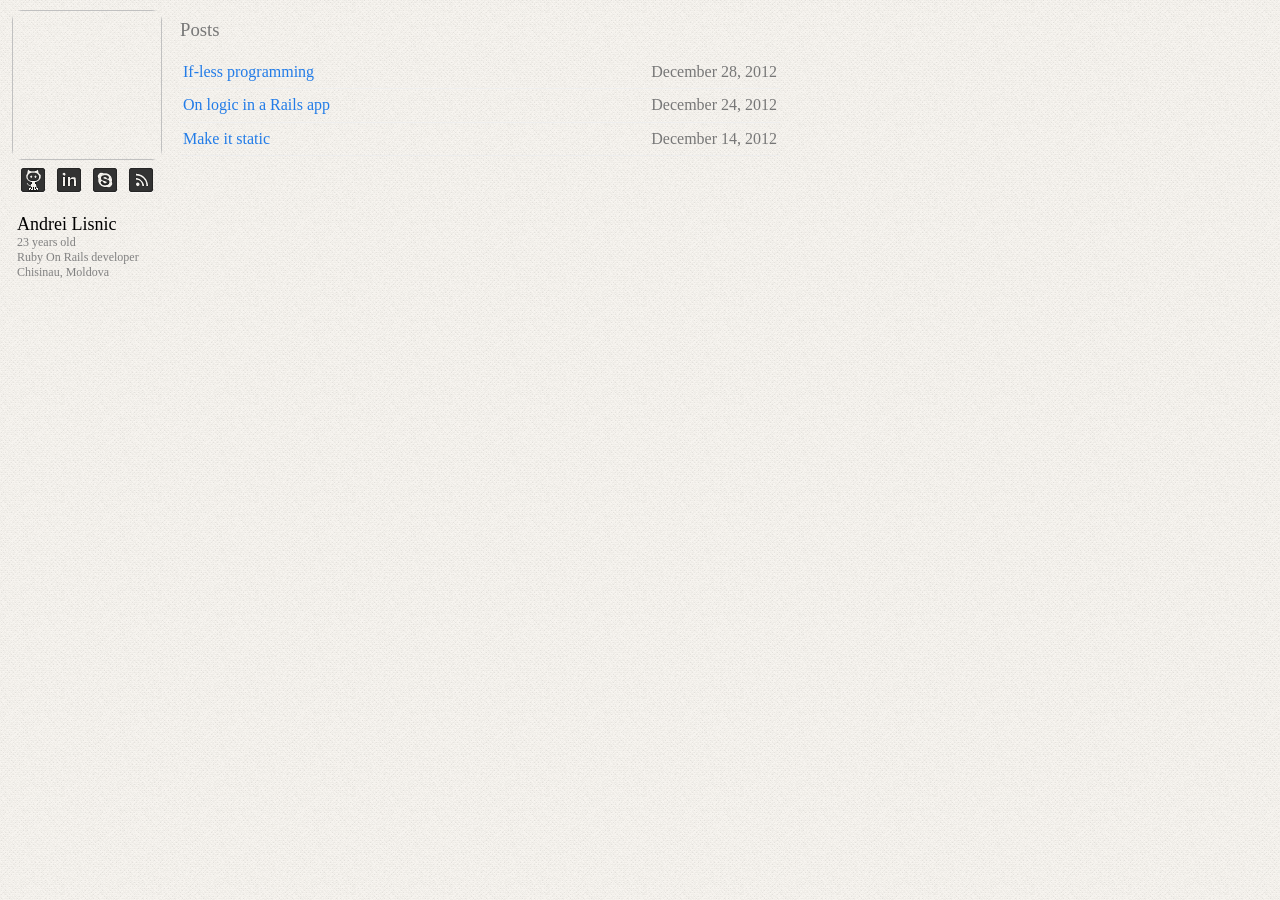
<file: index.html>
<!DOCTYPE html PUBLIC "-//W3C//DTD XHTML 1.0 Strict//EN"
    "http://www.w3.org/TR/xhtml1/DTD/xhtml1-strict.dtd">

<html xmlns="http://www.w3.org/1999/xhtml" xml:lang="en" lang="en-us">
<head>
  <meta http-equiv="content-type" content="text/html; charset=utf-8" />
  <title>Posts</title>
  <meta name="author" content="Andrei Lisnic" />
  <meta name="description" content="a (instanceof) lisnic." />
  <link rel="alternate" type="application/rss+xml" href="/atom.xml" />
  <link rel="apple-touch-icon" href="/img/apple-touch-icon.png" />

<link href='/assets/global-421dd8a45d0303b7ee682bcd43ed30fb.css' rel='stylesheet' type='text/css' />

</head>

<body>
  <section class="sidebar">
    <a href="/">
      <img height="150" width="150" class="avatar" />
    </a>

    <section class="meta">
      <div class="apicos-social-sport">
        <a href="https://github.com/alisnic"><span class="apico apico-github-square" /></a>
        <a href="http://www.linkedin.com/in/alisnic"><span class="apico apico-linkedin-square" /></a>
        <a href="skype:laz.beltsy?chat"><span class="apico apico-skype-square" /></a>
        <a href="/atom.xml"><span class="apico apico-rss-square" /></a>
      </div>
    </section>
    <br>
    <section class="meta">
      <a class="name" href="mailto:andrei.lisnic@gmail.com">Andrei Lisnic</a>
      <div class="info">
        <p>23 years old</p>
        <p>Ruby On Rails developer</p>
        <p>Chisinau, Moldova</p>
      </div>
    </section>

    <section class="sections">
      <ul>
      </ul>
    </section>
  </section>

  <section class="content">
  <h3>Posts</h3>
  <ul class="listing">
    
    <li>
      <span>December 28, 2012</span> <a href="/posts/ifless">If-less programming</a>
    </li>
    
    <li>
      <span>December 24, 2012</span> <a href="/posts/rails-logic">On logic in a Rails app</a>
    </li>
    
    <li>
      <span>December 14, 2012</span> <a href="/posts/static">Make it static</a>
    </li>
    
  </ul>
</section>


  <script src='/assets/global-036696bfdf697b0cb3933c81dc97ed78.js' type='text/javascript'></script>


  <script type="text/javascript">
    var _gaq = _gaq || [];
    _gaq.push(['_setAccount', 'UA-37064536-1']);
    _gaq.push(['_trackPageview']);

    (function() {
      var ga = document.createElement('script'); ga.type = 'text/javascript'; ga.async = true;
      ga.src = ('https:' == document.location.protocol ? 'https://ssl' : 'http://www') + '.google-analytics.com/ga.js';
      var s = document.getElementsByTagName('script')[0]; s.parentNode.insertBefore(ga, s);
    })();
  </script>

</body>
</html>
</file>
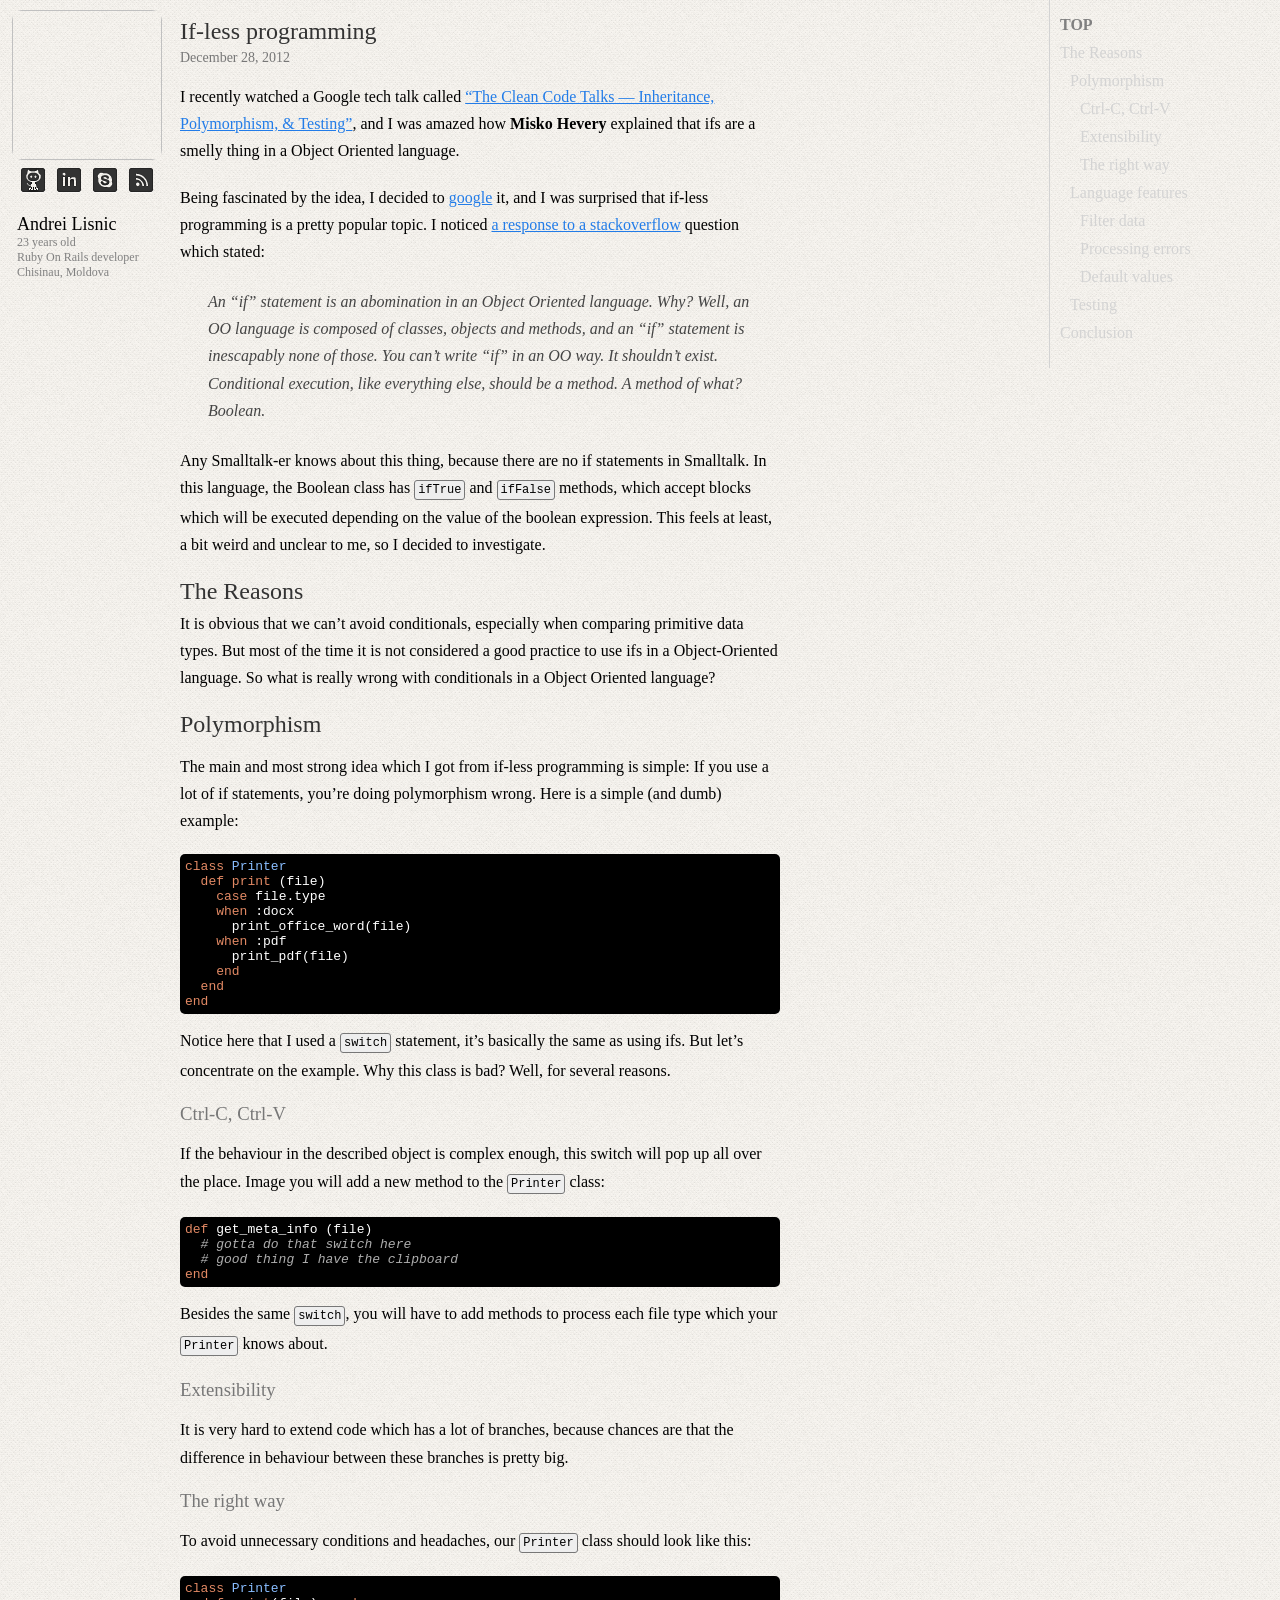
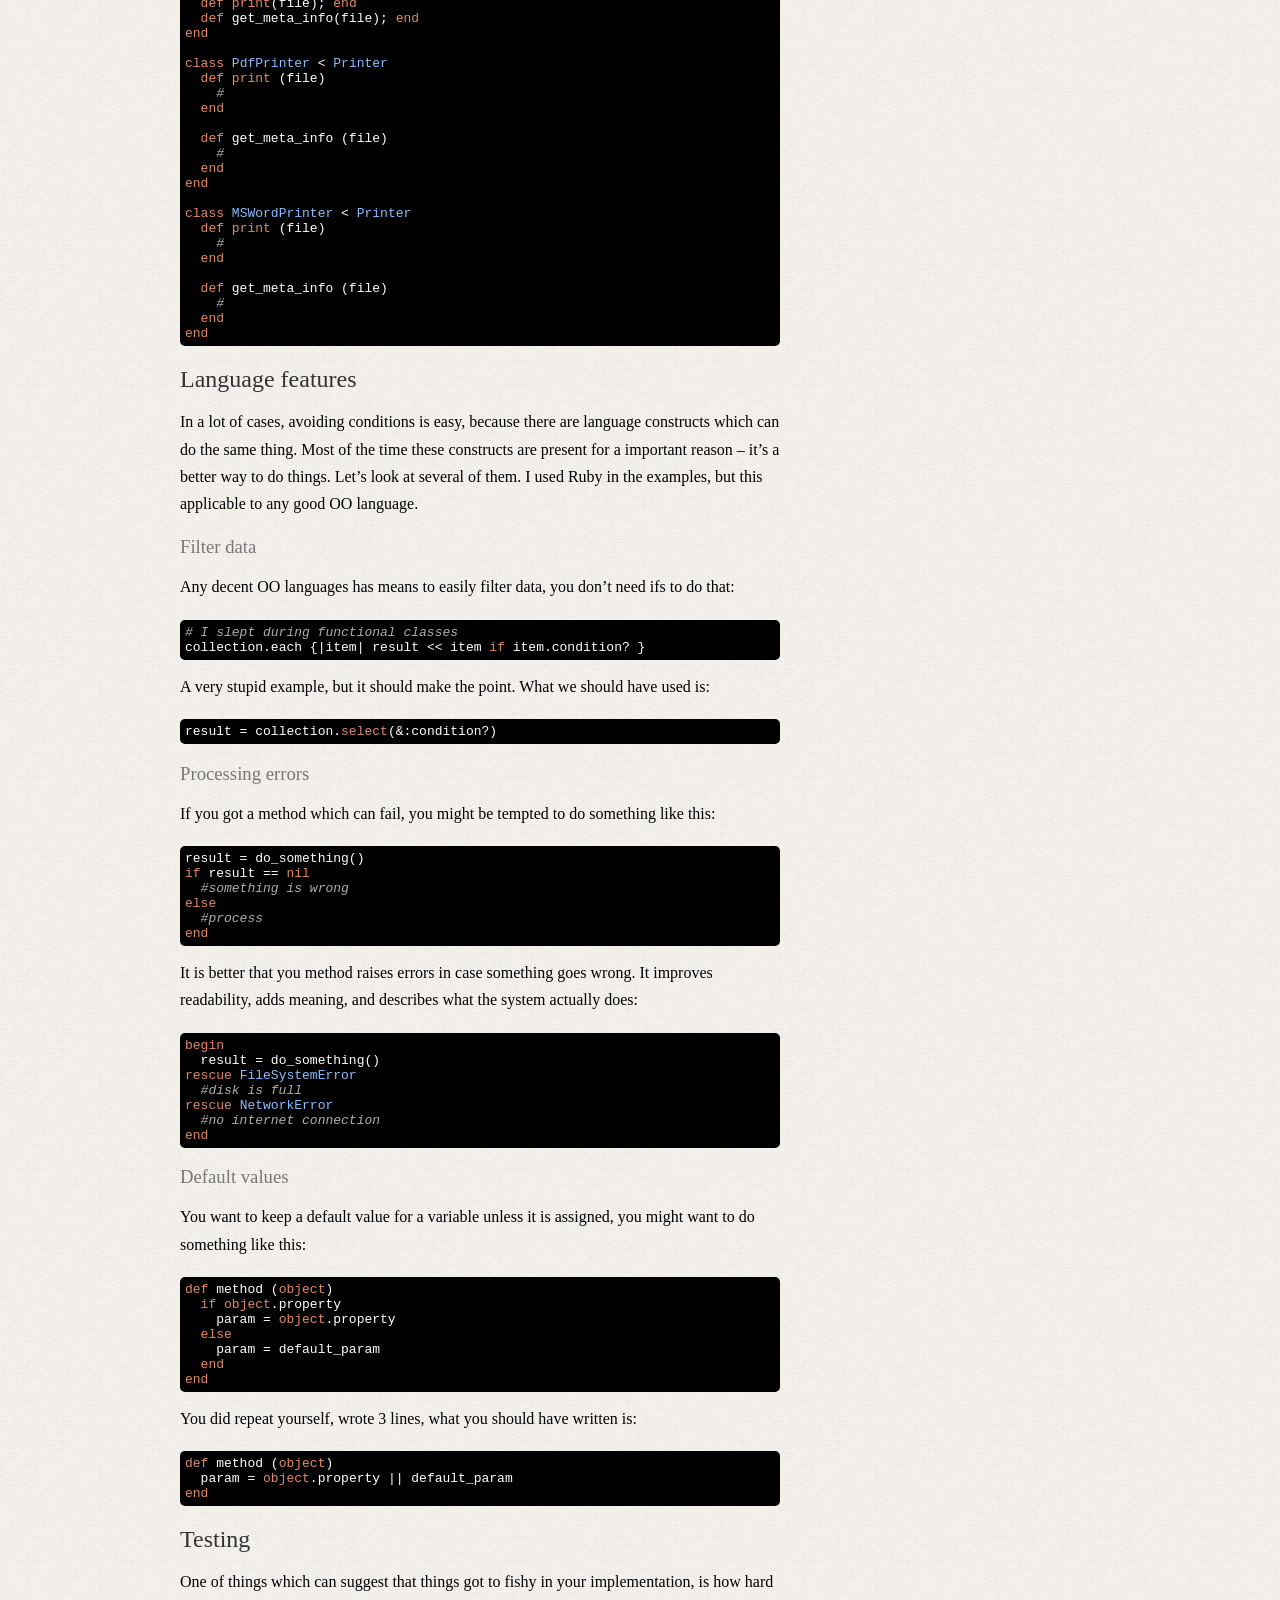
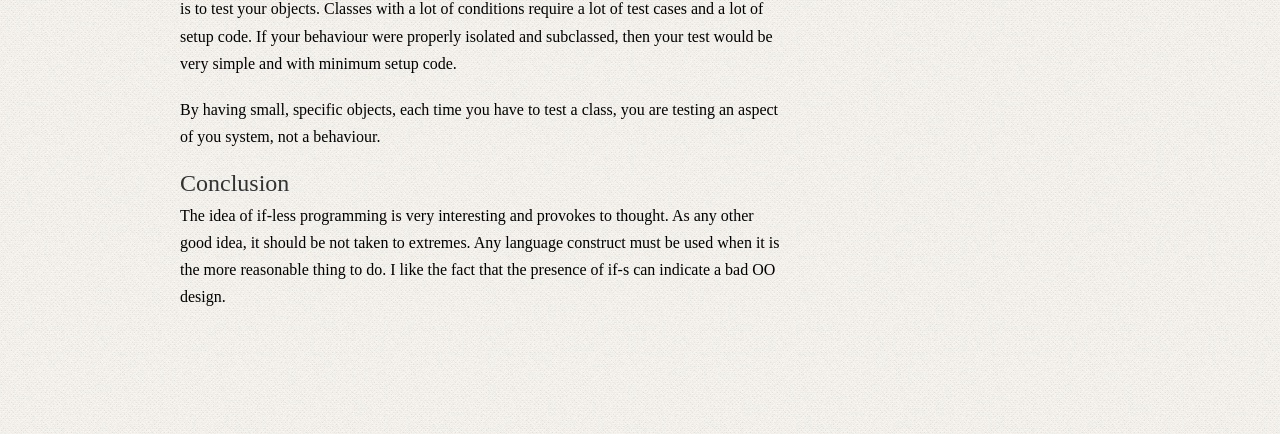
<file: posts/ifless/index.html>
<!DOCTYPE html PUBLIC "-//W3C//DTD XHTML 1.0 Strict//EN"
    "http://www.w3.org/TR/xhtml1/DTD/xhtml1-strict.dtd">

<html xmlns="http://www.w3.org/1999/xhtml" xml:lang="en" lang="en-us">
<head>
  <meta http-equiv="content-type" content="text/html; charset=utf-8" />
  <title>If-less programming</title>
  <meta name="author" content="Andrei Lisnic" />
  <meta name="description" content="a (instanceof) lisnic." />
  <link rel="alternate" type="application/rss+xml" href="/atom.xml" />
  <link rel="apple-touch-icon" href="/img/apple-touch-icon.png" />

<link href='/assets/global-421dd8a45d0303b7ee682bcd43ed30fb.css' rel='stylesheet' type='text/css' />

</head>

<body>
  <section class="sidebar">
    <a href="/">
      <img height="150" width="150" class="avatar" />
    </a>

    <section class="meta">
      <div class="apicos-social-sport">
        <a href="https://github.com/alisnic"><span class="apico apico-github-square" /></a>
        <a href="http://www.linkedin.com/in/alisnic"><span class="apico apico-linkedin-square" /></a>
        <a href="skype:laz.beltsy?chat"><span class="apico apico-skype-square" /></a>
        <a href="/atom.xml"><span class="apico apico-rss-square" /></a>
      </div>
    </section>
    <br>
    <section class="meta">
      <a class="name" href="mailto:andrei.lisnic@gmail.com">Andrei Lisnic</a>
      <div class="info">
        <p>23 years old</p>
        <p>Ruby On Rails developer</p>
        <p>Chisinau, Moldova</p>
      </div>
    </section>

    <section class="sections">
      <ul>
      </ul>
    </section>
  </section>

  <section class="toc">
</section>

<section class="content">
  <h1 name="TOP" class="postTitle">If-less programming</h1>

  <section class="byline">
    December 28, 2012
  </section>

  <p>I recently watched a Google tech talk called <a href="http://www.youtube.com/watch?v=4F72VULWFvc&amp;feature=channel">&ldquo;The Clean Code Talks &mdash; Inheritance, Polymorphism, &amp; Testing&rdquo;</a>, and I was amazed how <strong>Misko Hevery</strong> explained that ifs are a smelly thing in a Object Oriented language.</p>

<p>Being fascinated by the idea, I decided to <a href="https://www.google.com/search?q=programming+without+ifs">google</a> it, and I was surprised that if-less programming is a pretty popular topic. I noticed <a href="http://stackoverflow.com/questions/1937362/can-you-write-any-algorithm-without-an-if-statement">a response to a stackoverflow</a> question which stated:</p>

<blockquote><p>An “if” statement is an abomination in an Object Oriented language.
Why? Well, an OO language is composed of classes, objects and methods, and an “if” statement is inescapably none of those. You can’t write “if” in an OO way. It shouldn&rsquo;t exist. Conditional execution, like everything else, should be a method. A method of what? Boolean.</p></blockquote>

<p>Any Smalltalk-er knows about this thing, because there are no if statements in Smalltalk. In this language, the Boolean class has <code>ifTrue</code> and <code>ifFalse</code> methods, which accept blocks which will be executed depending on the value of the boolean expression. This feels at least, a bit weird and unclear to me, so I decided to investigate.</p>

<h1>The Reasons</h1>

<p>It is obvious that we can&rsquo;t avoid conditionals, especially when comparing primitive data types. But most of the time it is not considered a good practice to use ifs in a Object-Oriented language. So what is really wrong with conditionals in a Object Oriented language?</p>

<h2>Polymorphism</h2>

<p>The main and most strong idea which I got from if-less programming is simple: If you use a lot of if statements, you&rsquo;re doing polymorphism wrong. Here is a simple (and dumb) example:</p>

<pre><code>class Printer
  def print (file)
    case file.type
    when :docx
      print_office_word(file)
    when :pdf
      print_pdf(file)
    end
  end
end
</code></pre>

<p>Notice here that I used a <code>switch</code> statement, it&rsquo;s basically the same as using ifs. But let&rsquo;s concentrate on the example. Why this class is bad? Well, for several reasons.</p>

<h3>Ctrl-C, Ctrl-V</h3>

<p>If the behaviour in the described object is complex enough, this switch will pop up all over the place. Image you will add a new method to the <code>Printer</code> class:</p>

<pre><code>def get_meta_info (file)
  # gotta do that switch here
  # good thing I have the clipboard
end
</code></pre>

<p>Besides the same <code>switch</code>, you will have to add methods to process each file type which your <code>Printer</code> knows about.</p>

<h3>Extensibility</h3>

<p>It is very hard to extend code which has a lot of branches, because chances are that the difference in behaviour between these branches is pretty big.</p>

<h3>The right way</h3>

<p>To avoid unnecessary conditions and headaches, our <code>Printer</code> class should look like this:</p>

<pre><code>class Printer
  def print(file); end
  def get_meta_info(file); end
end

class PdfPrinter &lt; Printer
  def print (file)
    #
  end

  def get_meta_info (file)
    #
  end
end

class MSWordPrinter &lt; Printer
  def print (file)
    #
  end

  def get_meta_info (file)
    #
  end
end
</code></pre>

<h2>Language features</h2>

<p>In a lot of cases, avoiding conditions is easy, because there are language constructs which can do the same thing. Most of the time these constructs are present for a important reason &ndash; it&rsquo;s a better way to do things. Let&rsquo;s look at several of them. I used Ruby in the examples, but this applicable to any good OO language.</p>

<h3>Filter data</h3>

<p>Any decent OO languages has means to easily filter data, you don&rsquo;t need ifs to do that:</p>

<pre><code># I slept during functional classes
collection.each {|item| result &lt;&lt; item if item.condition? }
</code></pre>

<p>A very stupid example, but it should make the point. What we should have used is:</p>

<pre><code>result = collection.select(&amp;:condition?)
</code></pre>

<h3>Processing errors</h3>

<p>If you got a method which can fail, you might be tempted to do something like this:</p>

<pre><code>result = do_something()
if result == nil
  #something is wrong
else
  #process
end
</code></pre>

<p>It is better that you method raises errors in case something goes wrong. It improves readability, adds meaning, and describes what the system actually does:</p>

<pre><code>begin
  result = do_something()
rescue FileSystemError
  #disk is full
rescue NetworkError
  #no internet connection
end
</code></pre>

<h3>Default values</h3>

<p>You want to keep a default value for a variable unless it is assigned, you might want to do something like this:</p>

<pre><code>def method (object)
  if object.property
    param = object.property
  else
    param = default_param
  end
end
</code></pre>

<p>You did repeat yourself, wrote 3 lines, what you should have written is:</p>

<pre><code>def method (object)
  param = object.property || default_param
end
</code></pre>

<h2>Testing</h2>

<p>One of things which can suggest that things got to fishy in your implementation, is how hard is to test your objects. Classes with a lot of conditions require a lot of test cases and a lot of setup code. If your behaviour were properly isolated and subclassed, then your test would be very simple and with minimum setup code.</p>

<p>By having small, specific objects, each time you have to test a class, you are testing an aspect of you system, not a behaviour.</p>

<h1>Conclusion</h1>

<p>The idea of if-less programming is very interesting and provokes to thought. As any other good idea, it should be not taken to extremes. Any language construct must be used when it is the more reasonable thing to do. I like the fact that the presence of if-s can indicate a bad OO design.</p>


  <section class="meta">
    <!-- AddThis Button BEGIN -->
    <div class="addthis_toolbox addthis_default_style ">
      <a class="addthis_button_facebook_like" fb:like:layout="button_count"></a>
      <a class="addthis_button_tweet"></a>
      <a class="addthis_counter addthis_pill_style"></a>
    </div>
    <!-- AddThis Button END -->

    <div id="disqus_thread"></div>
    <script type="text/javascript">
        /* * * CONFIGURATION VARIABLES: EDIT BEFORE PASTING INTO YOUR WEBPAGE * * */
        var disqus_shortname = 'alisnic-github'; // required: replace example with your forum shortname

        /* * * DON'T EDIT BELOW THIS LINE * * */
        (function() {
            var dsq = document.createElement('script'); dsq.type = 'text/javascript'; dsq.async = true;
            dsq.src = 'http://' + disqus_shortname + '.disqus.com/embed.js';
            (document.getElementsByTagName('head')[0] || document.getElementsByTagName('body')[0]).appendChild(dsq);
        })();
    </script>
  </section>
</section>

<script async type="text/javascript" src="//s7.addthis.com/js/300/addthis_widget.js#pubid=ra-508e563741b6132f"></script>


  <script src='/assets/global-036696bfdf697b0cb3933c81dc97ed78.js' type='text/javascript'></script>


  <script type="text/javascript">
    var _gaq = _gaq || [];
    _gaq.push(['_setAccount', 'UA-37064536-1']);
    _gaq.push(['_trackPageview']);

    (function() {
      var ga = document.createElement('script'); ga.type = 'text/javascript'; ga.async = true;
      ga.src = ('https:' == document.location.protocol ? 'https://ssl' : 'http://www') + '.google-analytics.com/ga.js';
      var s = document.getElementsByTagName('script')[0]; s.parentNode.insertBefore(ga, s);
    })();
  </script>

</body>
</html>
</file>
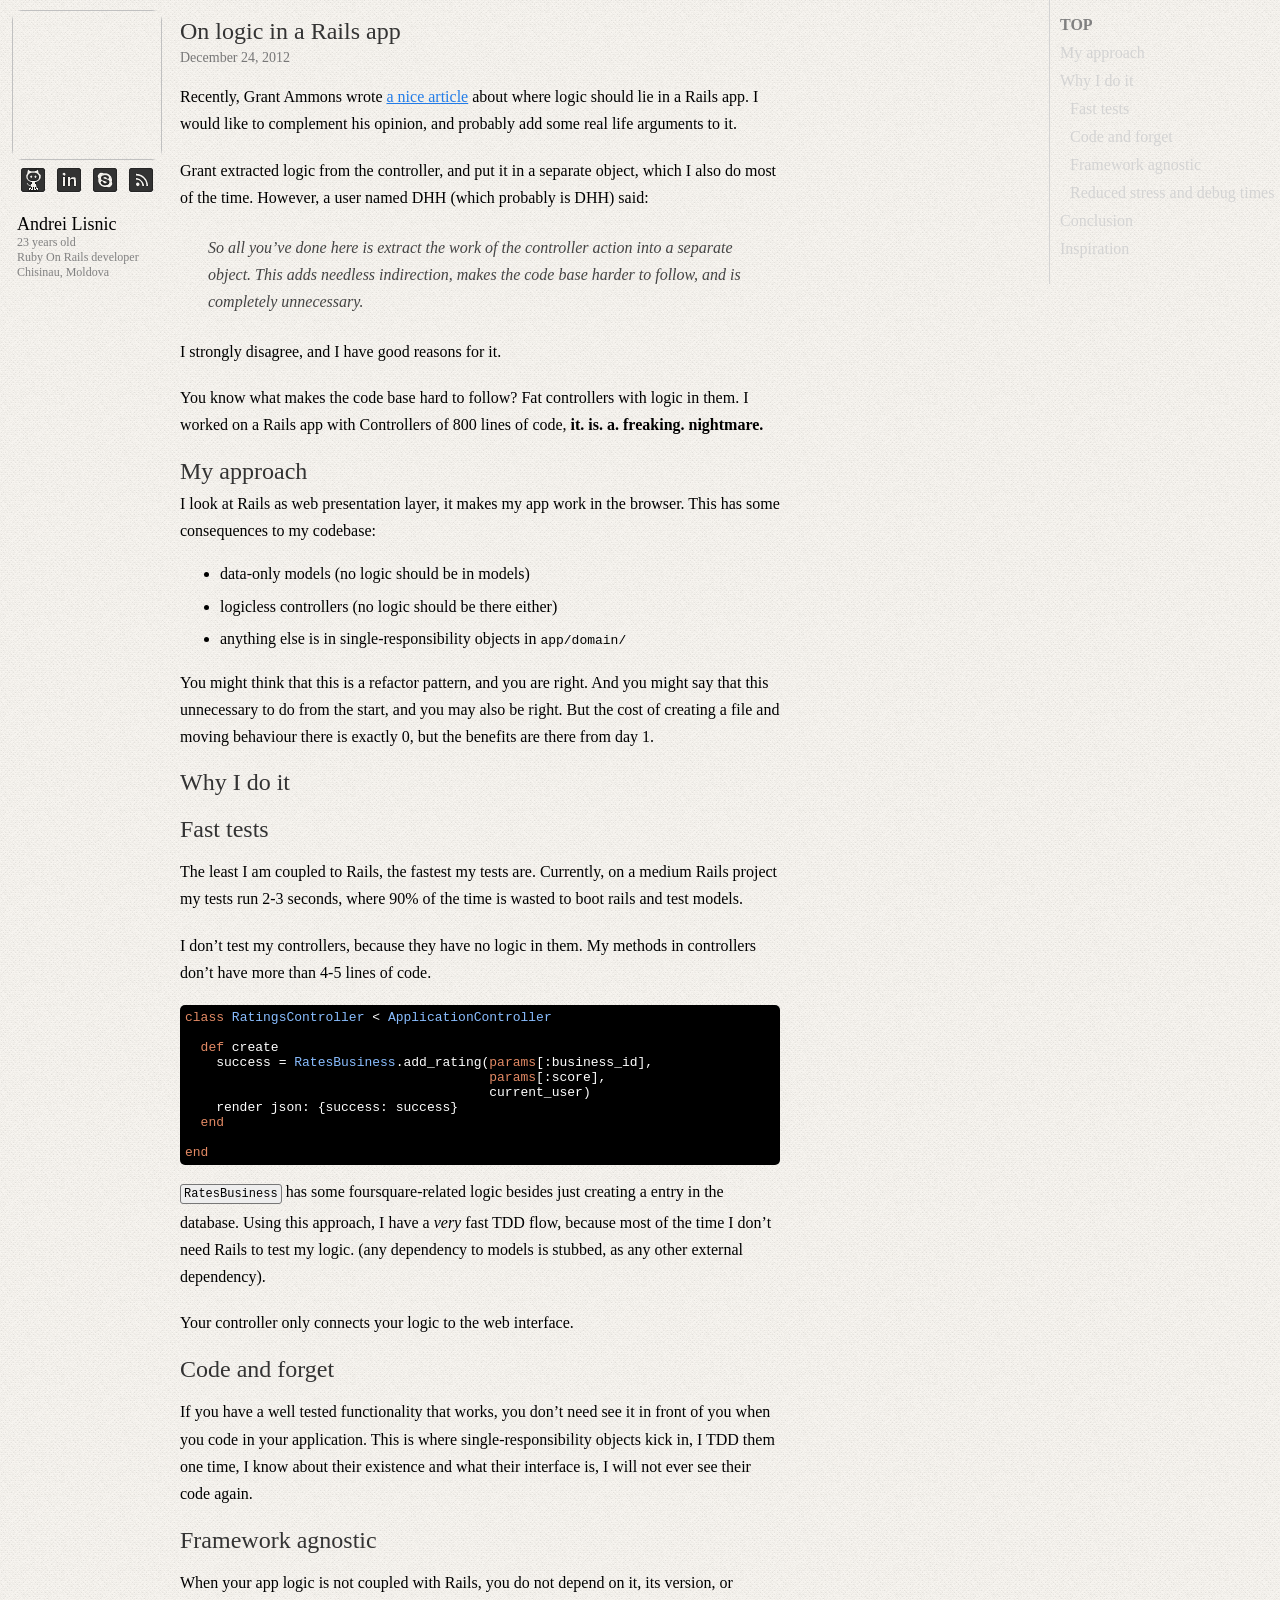
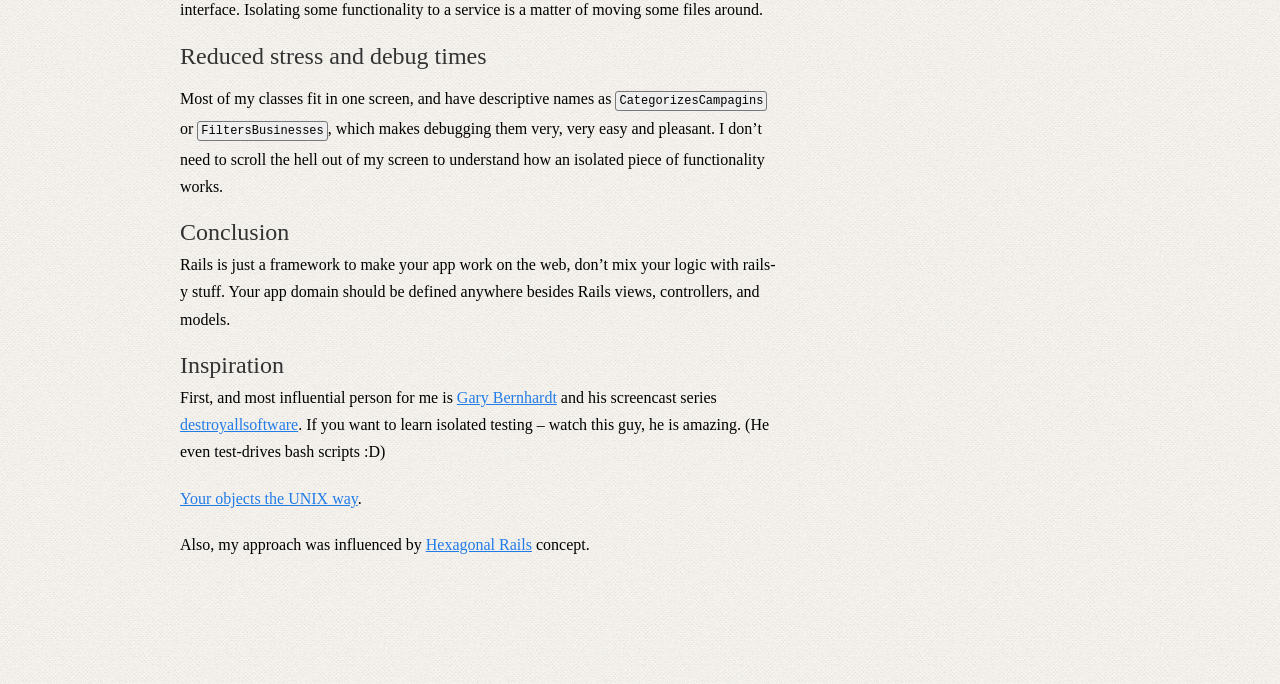
<file: posts/rails-logic/index.html>
<!DOCTYPE html PUBLIC "-//W3C//DTD XHTML 1.0 Strict//EN"
    "http://www.w3.org/TR/xhtml1/DTD/xhtml1-strict.dtd">

<html xmlns="http://www.w3.org/1999/xhtml" xml:lang="en" lang="en-us">
<head>
  <meta http-equiv="content-type" content="text/html; charset=utf-8" />
  <title>On logic in a Rails app</title>
  <meta name="author" content="Andrei Lisnic" />
  <meta name="description" content="a (instanceof) lisnic." />
  <link rel="alternate" type="application/rss+xml" href="/atom.xml" />
  <link rel="apple-touch-icon" href="/img/apple-touch-icon.png" />

<link href='/assets/global-421dd8a45d0303b7ee682bcd43ed30fb.css' rel='stylesheet' type='text/css' />

</head>

<body>
  <section class="sidebar">
    <a href="/">
      <img height="150" width="150" class="avatar" />
    </a>

    <section class="meta">
      <div class="apicos-social-sport">
        <a href="https://github.com/alisnic"><span class="apico apico-github-square" /></a>
        <a href="http://www.linkedin.com/in/alisnic"><span class="apico apico-linkedin-square" /></a>
        <a href="skype:laz.beltsy?chat"><span class="apico apico-skype-square" /></a>
        <a href="/atom.xml"><span class="apico apico-rss-square" /></a>
      </div>
    </section>
    <br>
    <section class="meta">
      <a class="name" href="mailto:andrei.lisnic@gmail.com">Andrei Lisnic</a>
      <div class="info">
        <p>23 years old</p>
        <p>Ruby On Rails developer</p>
        <p>Chisinau, Moldova</p>
      </div>
    </section>

    <section class="sections">
      <ul>
      </ul>
    </section>
  </section>

  <section class="toc">
</section>

<section class="content">
  <h1 name="TOP" class="postTitle">On logic in a Rails app</h1>

  <section class="byline">
    December 24, 2012
  </section>

  <p>Recently, Grant Ammons wrote <a href="http://gammons.github.com/architecture/2012/12/22/where-the-logic-hides/">a nice article</a> about where logic should lie in a Rails app. I would like to complement his opinion, and probably add some real life arguments to it.</p>

<p>Grant extracted logic from the controller, and put it in a separate object, which I also do most of the time. However, a user named DHH (which probably is DHH) said:</p>

<blockquote><p>So all you&rsquo;ve done here is extract the work of the controller action into a separate object. This adds needless indirection, makes the code base harder to follow, and is completely unnecessary.</p></blockquote>

<p>I strongly disagree, and I have good reasons for it.</p>

<p>You know what makes the code base hard to follow? Fat controllers with logic in them. I worked on a Rails app with Controllers of 800 lines of code, <strong>it. is. a. freaking. nightmare.</strong></p>

<h1>My approach</h1>

<p>I look at Rails as web presentation layer, it makes my app work in the browser. This has some consequences to my codebase:</p>

<ul>
<li>data-only models (no logic should be in models)</li>
<li>logicless controllers (no logic should be there either)</li>
<li>anything else is in single-responsibility objects in <code>app/domain/</code></li>
</ul>


<p>You might think that this is a refactor pattern, and you are right. And you might say that this unnecessary to do from the start, and you may also be right. But the cost of creating a file and moving behaviour there is exactly 0, but the benefits are there from day 1.</p>

<h1>Why I do it</h1>

<h2>Fast tests</h2>

<p>The least I am coupled to Rails, the fastest my tests are. Currently, on a medium Rails project my tests run 2-3 seconds, where 90% of the time is wasted to boot rails and test models.</p>

<p>I don&rsquo;t test my controllers, because they have no logic in them. My methods in controllers don&rsquo;t have more than 4-5 lines of code.</p>

<pre><code>class RatingsController &lt; ApplicationController

  def create
    success = RatesBusiness.add_rating(params[:business_id],
                                       params[:score],
                                       current_user)
    render json: {success: success}
  end

end
</code></pre>

<p><code>RatesBusiness</code> has some foursquare-related logic besides just creating a entry in the database. Using this approach, I have a <em>very</em> fast TDD flow, because most of the time I don&rsquo;t need Rails to test my logic. (any dependency to models is stubbed, as any other external dependency).</p>

<p>Your controller only connects your logic to the web interface.</p>

<h2>Code and forget</h2>

<p>If you have a well tested functionality that works, you don&rsquo;t need see it in front of you when you code in your application. This is where single-responsibility objects kick in, I TDD them one time, I know about their existence and what their interface is, I will not ever see their code again.</p>

<h2>Framework agnostic</h2>

<p>When your app logic is not coupled with Rails, you do not depend on it, its version, or interface. Isolating some functionality to a service is a matter of moving some files around.</p>

<h2>Reduced stress and debug times</h2>

<p>Most of my classes fit in one screen, and have descriptive names as <code>CategorizesCampagins</code> or <code>FiltersBusinesses</code>, which makes debugging them very, very easy and pleasant. I don&rsquo;t need to scroll the hell out of my screen to understand how an isolated piece of functionality works.</p>

<h1>Conclusion</h1>

<p>Rails is just a framework to make your app work on the web, don&rsquo;t mix your logic with rails-y stuff. Your app domain should be defined anywhere besides Rails views, controllers, and models.</p>

<h1>Inspiration</h1>

<p>First, and most influential person for me is <a href="https://twitter.com/garybernhardt">Gary Bernhardt</a> and his screencast series <a href="https://www.destroyallsoftware.com/screencasts">destroyallsoftware</a>. If you want to learn isolated testing &ndash; watch this guy, he is amazing. (He even test-drives bash scripts :D)</p>

<p><a href="http://blog.codeclimate.com/blog/2012/11/28/your-objects-the-unix-way/">Your objects the UNIX way</a>.</p>

<p>Also, my approach was influenced by <a href="http://www.youtube.com/watch?v=CGN4RFkhH2M">Hexagonal Rails</a> concept.</p>


  <section class="meta">
    <!-- AddThis Button BEGIN -->
    <div class="addthis_toolbox addthis_default_style ">
      <a class="addthis_button_facebook_like" fb:like:layout="button_count"></a>
      <a class="addthis_button_tweet"></a>
      <a class="addthis_counter addthis_pill_style"></a>
    </div>
    <!-- AddThis Button END -->

    <div id="disqus_thread"></div>
    <script type="text/javascript">
        /* * * CONFIGURATION VARIABLES: EDIT BEFORE PASTING INTO YOUR WEBPAGE * * */
        var disqus_shortname = 'alisnic-github'; // required: replace example with your forum shortname

        /* * * DON'T EDIT BELOW THIS LINE * * */
        (function() {
            var dsq = document.createElement('script'); dsq.type = 'text/javascript'; dsq.async = true;
            dsq.src = 'http://' + disqus_shortname + '.disqus.com/embed.js';
            (document.getElementsByTagName('head')[0] || document.getElementsByTagName('body')[0]).appendChild(dsq);
        })();
    </script>
  </section>
</section>

<script async type="text/javascript" src="//s7.addthis.com/js/300/addthis_widget.js#pubid=ra-508e563741b6132f"></script>


  <script src='/assets/global-036696bfdf697b0cb3933c81dc97ed78.js' type='text/javascript'></script>


  <script type="text/javascript">
    var _gaq = _gaq || [];
    _gaq.push(['_setAccount', 'UA-37064536-1']);
    _gaq.push(['_trackPageview']);

    (function() {
      var ga = document.createElement('script'); ga.type = 'text/javascript'; ga.async = true;
      ga.src = ('https:' == document.location.protocol ? 'https://ssl' : 'http://www') + '.google-analytics.com/ga.js';
      var s = document.getElementsByTagName('script')[0]; s.parentNode.insertBefore(ga, s);
    })();
  </script>

</body>
</html>
</file>
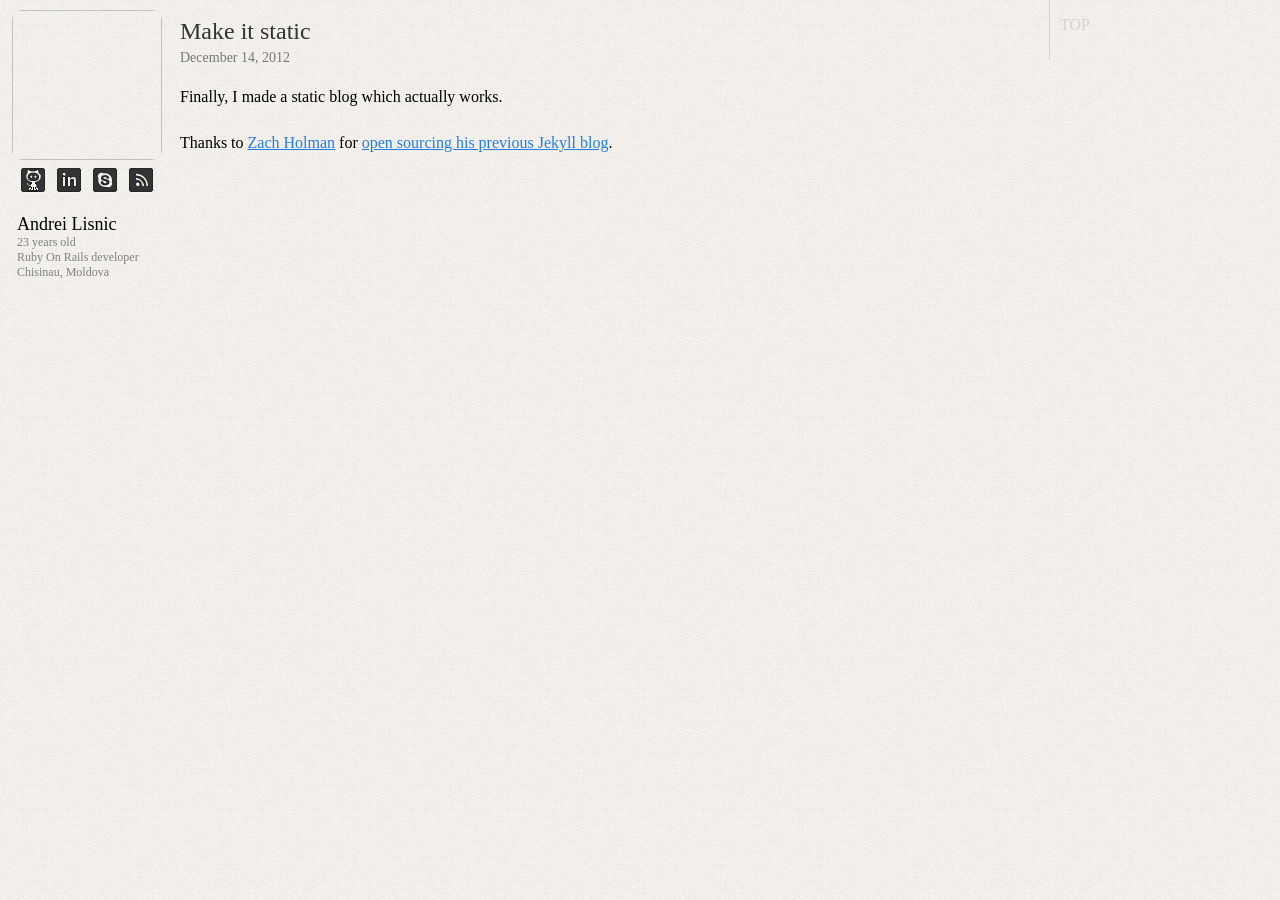
<file: posts/static/index.html>
<!DOCTYPE html PUBLIC "-//W3C//DTD XHTML 1.0 Strict//EN"
    "http://www.w3.org/TR/xhtml1/DTD/xhtml1-strict.dtd">

<html xmlns="http://www.w3.org/1999/xhtml" xml:lang="en" lang="en-us">
<head>
  <meta http-equiv="content-type" content="text/html; charset=utf-8" />
  <title>Make it static</title>
  <meta name="author" content="Andrei Lisnic" />
  <meta name="description" content="a (instanceof) lisnic." />
  <link rel="alternate" type="application/rss+xml" href="/atom.xml" />
  <link rel="apple-touch-icon" href="/img/apple-touch-icon.png" />

<link href='/assets/global-421dd8a45d0303b7ee682bcd43ed30fb.css' rel='stylesheet' type='text/css' />

</head>

<body>
  <section class="sidebar">
    <a href="/">
      <img height="150" width="150" class="avatar" />
    </a>

    <section class="meta">
      <div class="apicos-social-sport">
        <a href="https://github.com/alisnic"><span class="apico apico-github-square" /></a>
        <a href="http://www.linkedin.com/in/alisnic"><span class="apico apico-linkedin-square" /></a>
        <a href="skype:laz.beltsy?chat"><span class="apico apico-skype-square" /></a>
        <a href="/atom.xml"><span class="apico apico-rss-square" /></a>
      </div>
    </section>
    <br>
    <section class="meta">
      <a class="name" href="mailto:andrei.lisnic@gmail.com">Andrei Lisnic</a>
      <div class="info">
        <p>23 years old</p>
        <p>Ruby On Rails developer</p>
        <p>Chisinau, Moldova</p>
      </div>
    </section>

    <section class="sections">
      <ul>
      </ul>
    </section>
  </section>

  <section class="toc">
</section>

<section class="content">
  <h1 name="TOP" class="postTitle">Make it static</h1>

  <section class="byline">
    December 14, 2012
  </section>

  <p>Finally, I made a static blog which actually works.</p>

<p>Thanks to <a href="http://zachholman.com/">Zach Holman</a> for <a href="http://zachholman.com/posts/left/">open sourcing his previous Jekyll blog</a>.</p>


  <section class="meta">
    <!-- AddThis Button BEGIN -->
    <div class="addthis_toolbox addthis_default_style ">
      <a class="addthis_button_facebook_like" fb:like:layout="button_count"></a>
      <a class="addthis_button_tweet"></a>
      <a class="addthis_counter addthis_pill_style"></a>
    </div>
    <!-- AddThis Button END -->

    <div id="disqus_thread"></div>
    <script type="text/javascript">
        /* * * CONFIGURATION VARIABLES: EDIT BEFORE PASTING INTO YOUR WEBPAGE * * */
        var disqus_shortname = 'alisnic-github'; // required: replace example with your forum shortname

        /* * * DON'T EDIT BELOW THIS LINE * * */
        (function() {
            var dsq = document.createElement('script'); dsq.type = 'text/javascript'; dsq.async = true;
            dsq.src = 'http://' + disqus_shortname + '.disqus.com/embed.js';
            (document.getElementsByTagName('head')[0] || document.getElementsByTagName('body')[0]).appendChild(dsq);
        })();
    </script>
  </section>
</section>

<script async type="text/javascript" src="//s7.addthis.com/js/300/addthis_widget.js#pubid=ra-508e563741b6132f"></script>


  <script src='/assets/global-036696bfdf697b0cb3933c81dc97ed78.js' type='text/javascript'></script>


  <script type="text/javascript">
    var _gaq = _gaq || [];
    _gaq.push(['_setAccount', 'UA-37064536-1']);
    _gaq.push(['_trackPageview']);

    (function() {
      var ga = document.createElement('script'); ga.type = 'text/javascript'; ga.async = true;
      ga.src = ('https:' == document.location.protocol ? 'https://ssl' : 'http://www') + '.google-analytics.com/ga.js';
      var s = document.getElementsByTagName('script')[0]; s.parentNode.insertBefore(ga, s);
    })();
  </script>

</body>
</html>
</file>
<file: assets/global-421dd8a45d0303b7ee682bcd43ed30fb.css>
/* Pretty printing styles. Used with prettify.js. */
/* Vim sunburst theme by David Leibovic */

pre .str, code .str { color: #65B042; } /* string  - green */
pre .kwd, code .kwd { color: #E28964; } /* keyword - dark pink */
pre .com, code .com { color: #AEAEAE; font-style: italic; } /* comment - gray */
pre .typ, code .typ { color: #89bdff; } /* type - light blue */
pre .lit, code .lit { color: #3387CC; } /* literal - blue */
pre .pun, code .pun { color: #fff; } /* punctuation - white */
pre .pln, code .pln { color: #fff; } /* plaintext - white */
pre .tag, code .tag { color: #89bdff; } /* html/xml tag    - light blue */
pre .atn, code .atn { color: #bdb76b; } /* html/xml attribute name  - khaki */
pre .atv, code .atv { color: #65B042; } /* html/xml attribute value - green */
pre .dec, code .dec { color: #3387CC; } /* decimal - blue */ 

pre.prettyprint, code.prettyprint{
        background-color: #000; 
        -moz-border-radius: 8px;
        -webkit-border-radius: 8px;
        -o-border-radius: 8px;
        -ms-border-radius: 8px;
        -khtml-border-radius: 8px;
        border-radius: 8px;
}

pre.prettyprint { 
        width: 95%;
        margin: 1em auto;
        padding: 1em; 
}


/* Specify class=linenums on a pre to get line numbering */
ol.linenums { margin-top: 0; margin-bottom: 0; color: #AEAEAE; } /* IE indents via margin-left */
li.L0,li.L1,li.L2,li.L3,li.L5,li.L6,li.L7,li.L8 { list-style-type: none }
/* Alternate shading for lines */
li.L1,li.L3,li.L5,li.L7,li.L9 { }

@media print {
  pre .str, code .str { color: #060; }
  pre .kwd, code .kwd { color: #006; font-weight: bold; }
  pre .com, code .com { color: #600; font-style: italic; }
  pre .typ, code .typ { color: #404; font-weight: bold; }
  pre .lit, code .lit { color: #044; }
  pre .pun, code .pun { color: #440; }
  pre .pln, code .pln { color: #000; }
  pre .tag, code .tag { color: #006; font-weight: bold; }
  pre .atn, code .atn { color: #404; }
  pre .atv, code .atv { color: #060; }
}

/* Pixel ratio of 2. Background-size is 1/2 = 50% (of a 200px image) */
@media only screen and (-moz-min-device-pixel-ratio: 2), only screen and (-webkit-min-device-pixel-ratio: 2), only screen and (min-device-pixel-ratio: 2) {
  .apicos-social-sport span.apico {
    background-image: url("/img/ap_icons_black_2x_social-sport.png");
  }
  .apicos-social-sport-white span.apico {
    background-image: url("/img/ap_icons_white_2x_social-sport.png");
  }
}
ul.apicos-social-sport,
ul.apicos-social-sport-white {
  list-style: none;
  line-height: 32px;
}
ul.apicos-social-sport li,
ul.apicos-social-sport-white li {
  list-style: none;
  line-height: 32px;
}
.apicos-social-sport span.apico {
  background-image: url("/img/ap_icons_black_social-sport.png");
}
.apicos-social-sport-white span.apico {
  background-image: url("/img/ap_icons_white_social-sport.png");
}
.apico {
  display: inline-block;
  width: 32px;
  height: 32px;
  line-height: 32px;
  vertical-align: text-top;
  /*background: no-repeat #bbbbbb;*/
}
/********************************
* social-sport
*
***/
.apico-twitter {
  background-position: 0px -2px;
}
/*0 2px off*/
.apico-facebook {
  background-position: -51px 0px;
}
/*1 0 off*/
.apico-google-plus {
  background-position: -100px 0px;
}
.apico-linkedin {
  background-position: -150px -2px;
}
/*0 2px off*/
.apico-pinterest {
  background-position: -200px 0px;
}
.apico-flickr {
  background-position: -250px 0px;
}
.apico-rss {
  background-position: -300px -2px;
}
.apico-vimeo {
  background-position: -350px 0px;
}
.apico-bebo {
  background-position: -400px 0px;
}
.apico-github {
  background-position: -450px 0px;
}
.apico-picasa {
  background-position: -500px 0px;
}
.apico-skype {
  background-position: -550px 0px;
}
.apico-twitter-square {
  background-position: 0px -50px;
}
.apico-facebook-square {
  background-position: -50px -50px;
}
.apico-google-plus-square {
  background-position: -100px -50px;
}
.apico-linkedin-square {
  background-position: -150px -50px;
}
.apico-pinterest-square {
  background-position: -200px -50px;
}
.apico-flickr-square {
  background-position: -250px -50px;
}
.apico-rss-square {
  background-position: -300px -50px;
}
.apico-vimeo-square {
  background-position: -350px -50px;
}
.apico-bebo-square {
  background-position: -400px -50px;
}
.apico-github-square {
  background-position: -450px -50px;
}
.apico-picasa-square {
  background-position: -500px -50px;
}
.apico-skype-square {
  background-position: -550px -50px;
}
.apico-twitter-circle {
  background-position: 0px -100px;
}
.apico-facebook-circle {
  background-position: -50px -100px;
}
.apico-google-plus-circle {
  background-position: -100px -100px;
}
.apico-linkedin-circle {
  background-position: -150px -100px;
}
.apico-pinterest-circle {
  background-position: -200px -100px;
}
.apico-flickr-circle {
  background-position: -250px -100px;
}
.apico-rss-circle {
  background-position: -300px -100px;
}
.apico-vimeo-circle {
  background-position: -350px -100px;
}
.apico-bebo-circle {
  background-position: -400px -100px;
}
.apico-github-circle {
  background-position: -450px -100px;
}
.apico-picasa-circle {
  background-position: -500px -100px;
}
.apico-skype-circle {
  background-position: -550px -100px;
}
.apico-youtube {
  background-position: 0px -150px;
}
.apico-dribbble {
  background-position: -50px -150px;
}
.apico-zerply {
  background-position: -100px -150px;
}
.apico-wikipedia {
  background-position: -150px -150px;
}
.apico-stumbleupon {
  background-position: -200px -150px;
}
.apico-grooveshark {
  background-position: -250px -150px;
}
.apico-digg {
  background-position: -299px -153px;
}
/*1 3px off*/.apico-behance {
  background-position: -350px -153px;
}
/*0 2px off*/
.apico-technoratie {
  background-position: -400px -150px;
}
.apico-blogger {
  background-position: -450px -150px;
}
.apico-tumblr {
  background-position: -500px -150px;
}
.apico-dropbox {
  background-position: -550px -150px;
}
.apico-youtube-square {
  background-position: 0px -200px;
}
.apico-dribbble-square {
  background-position: -50px -200px;
}
.apico-zerply-square {
  background-position: -100px -200px;
}
.apico-wikipedia-square {
  background-position: -150px -200px;
}
.apico-stumbleupon-square {
  background-position: -200px -200px;
}
.apico-grooveshark-square {
  background-position: -250px -200px;
}
.apico-digg-square {
  background-position: -300px -200px;
}
.apico-behance-square {
  background-position: -350px -200px;
}
.apico-technoratie-square {
  background-position: -400px -200px;
}
.apico-blogger-square {
  background-position: -450px -200px;
}
.apico-tumblr-square {
  background-position: -500px -200px;
}
.apico-dropbox-square {
  background-position: -550px -200px;
}
.apico-youtube-circle {
  background-position: 0px -250px;
}
.apico-dribbble-circle {
  background-position: -50px -250px;
}
.apico-zerply-circle {
  background-position: -100px -250px;
}
.apico-wikipedia-circle {
  background-position: -150px -250px;
}
.apico-stumbleupon-circle {
  background-position: -200px -250px;
}
.apico-grooveshark-circle {
  background-position: -250px -250px;
}
.apico-digg-circle {
  background-position: -300px -250px;
}
.apico-behance-circle {
  background-position: -350px -250px;
}
.apico-technoratie-circle {
  background-position: -400px -250px;
}
.apico-blogger-circle {
  background-position: -450px -250px;
}
.apico-tumblr-circle {
  background-position: -500px -250px;
}
.apico-dropbox-circle {
  background-position: -550px -250px;
}
.apico-fingers2 {
  background-position: 0px -300px;
}
.apico-fingers3 {
  background-position: -50px -300px;
}
.apico-fingers4 {
  background-position: -100px -300px;
}
.apico-fingers5 {
  background-position: -150px -300px;
}
.apico-fingers-spread {
  background-position: -200px -300px;
}
.apico-fingers-wave {
  background-position: -250px -300px;
}
.apico-fingers-drag {
  background-position: -300px -300px;
}
.apico-fingers-touch {
  background-position: -350px -300px;
}
.apico-fingers-scroll {
  background-position: -400px -300px;
}
.apico-fingers-scroll-down {
  background-position: -450px -300px;
}
.apico-fingers-slide {
  background-position: -500px -300px;
}
.apico-fingers5-spread {
  background-position: -550px -300px;
}

@charset "UTF-8";
body {
  font-family: Georgia;
  margin: 0;
  -webkit-font-smoothing: antialiased; }

a {
  color: #227ce8; }

body {
  background: url(/img/bg.png) repeat;
}

img.avatar {
  background: url(http://gravatar.com/avatar/1be3102b661a14f6dc7eae487be2166f?s=150);
}

.sidebar {
  width: 160px;
  float: left;
  margin-left: 10px;
  margin-top: 10px;
}
  .sidebar a {
    text-decoration: none; }
  .sidebar img {
    padding: 0 3px;
    border: 0; }
  .sidebar .avatar {
    padding: 0;
    margin-left: 2px;
    border-radius: 10px; }
  .sidebar .name {
    font-size: 18px;
    margin: 10px 0 5px 0; }
  .sidebar .meta {
    margin-left: 7px;
  }
  .sidebar .meta a {
    margin-left: 0px;
    color: black; }
  .sidebar .meta a.email {
    font-size: 12px;
    color: grey; }
    .sidebar .meta a:hover {
      color: #227ce8; }
  .sidebar .sections {
    margin: 15px 0 0 0; }
    .sidebar .sections a {
      padding: 3px 0;
      color: black;
      font-weight: bold;
      font-size: 12px;
      display: block; }
      .sidebar .sections a:hover {
        color: #227ce8; }
    .sidebar .sections ul {
      margin: 0;
      padding: 0; }
    .sidebar .sections li {
      list-style: none;
      margin-bottom: 7px; }

.content {
  width: 600px;
  margin-left: 10px;
  margin-bottom: 50px; 
  float: left;}
  .content h1 {
    color: #333;
    font-weight: 400; }
  .content h1 a {
    color: #111;
    text-decoration: none; }
  .content h2 {
    color: #333;
    font-weight: 400; }
  .content h2 a {
    color: #111;
    text-decoration: none; }
  .content h3 {
    color: #333;
    font-weight: 400; }
  .content h3 a {
    color: #111;
    text-decoration: none; }
  .content h4 {
    color: #333;
    font-weight: 400; }
  .content h4 a {
    color: #111;
    text-decoration: none; }
  .content h1 {
    margin: 18px 0 5px 0; }
  .content h2 {
    margin-bottom: 15px; }
  .content h3 {
    color: #777;
    padding-bottom: 5px;
    margin-bottom: 10px; }
  .content p {
    font-size: 16px;
    margin-top: 0;
    margin-bottom: 1.2em;
    line-height: 1.7em; }
    .content p code {
      font-size: 12px;
      background-color: #eeeeee;
      border: 1px solid #777777;
      border-radius: 3px;
      padding: 2px 3px; }
  .content img {
    padding: 3px;
    border: 1px solid #eeeeee;
    max-width: 100%; }
  .content hr {
    border: 0;
    height: 6px;
    background-image: url("/images/hr.png");
    background-repeat: repeat-x;
    margin: 2em 3em; }
  .content li {
    margin-bottom: 10px;
    line-height: 1.4em; }
  .content blockquote {
    font-style: italic;
    font-size: 14px;
    padding: .25em 1em;
    margin: 1em 1em 0 1em;
    color: #444; }
    .content blockquote cite:before {
      content: '— '; }
    .content blockquote cite {
      display: block;
      margin-top: .5em;
      text-align: right;
      color: #111;
      font-style: normal; }
  .content .byline {
    margin-bottom: 17px;
    padding-left: 0px;
    font-size: 14px;
    color: #777; }
  .content .aside {
    background-color: #eeeeee;
    padding: 14px;
    font-size: 14px;
    margin: 5px 0 15px 0;
    line-height: 1.6em; }
  .content .listing {
    margin: 10px 0 0 0;
    padding: 0; }
    .content .listing ul {
      margin: 0;
      padding: 0; }
    .content .listing li {
      font-size: 16px;
      list-style: none;
      padding: 5px 3px;
      margin: 0;
      color: #777777;
      border-bottom: 1px solid #eee; }
    .content .listing li span {
      float: right; }
    .content .listing a {
      text-decoration: none; }
      .content .listing a:hover {
        text-decoration: underline; }
  .content .meta {
    margin: 30px 0;
    padding: 10px 0;}
    .content .meta p {
      line-height: 1.4;
      font-size: 14px;
      margin-top: 0px; }
    .content .meta img {
      position: relative;
      float: left;
      margin-top: 0px;
      margin-right: 10px;
      margin-left: -60px;
      border-radius: 4px; }
    .content .meta .copy {
      padding-left: 60px; }
    .content .meta iframe {
      padding-left: 5px; }
  .content .talk-design .color div {
    float: left;
    margin-right: 10px;
    padding: 5px 15px;
    border: 1px solid #000;
    font-size: 12px;
    font-weight: bold; }
  .content .talk-design .color .white {
    color: #fff; }



.sidebar .name a {
  margin: 0 15px;
  color: black;
}

section.toc {
  position: fixed;
  right: 0;
  top: 10;
  width: 230px;
  overflow-x; hidden;
  border-left: 1px solid lightgrey;
  float: right;
}

section.toc ul {
  list-style: none;
  margin-left: 0;
  padding-left: 10px;
}

section.toc ul li {
  padding-bottom: 10px;
  margin-bottom: 0;
  background: transparent;
  text-decoration: none;
}

section.toc li a {
  text-decoration: none;
  color: lightgrey;
}

section.toc li.toc-active a {
  color: grey;
}

section.toc ul li.toc-active {
  background: transparent;
  font-weight: bold;
  color: black;
}

.toc-h2 {
  padding-left: 10px;
}
.toc-h3 {
  padding-left: 20px;
}

pre {
  padding: 5px;
  border-radius: 5px;
  background-color: black;
}

section.meta .info p {
  font-size: 12px;
  color: grey;
  margin: 0;
}
</file>
